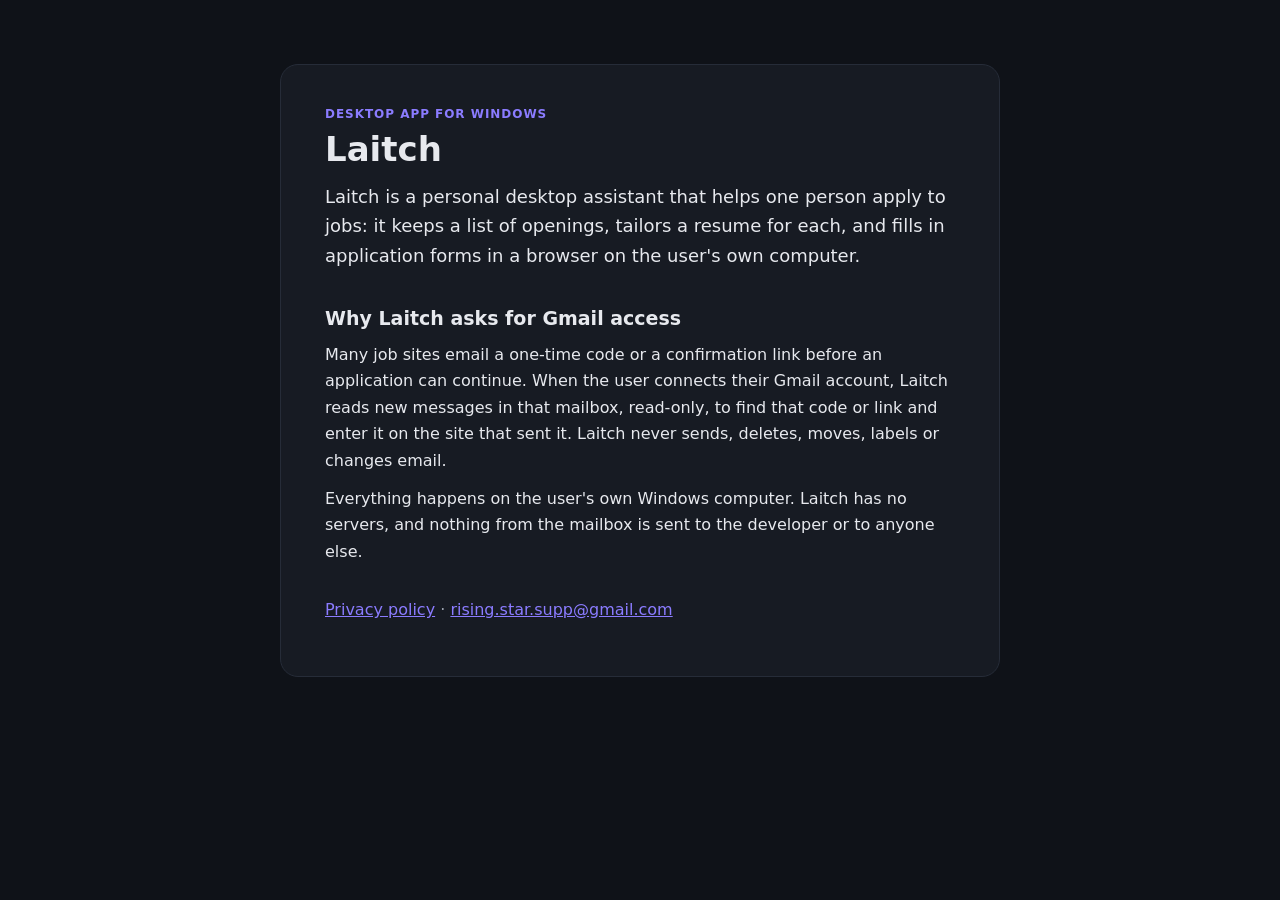
<file: index.html>
<!doctype html>
<html lang="en">
<head>
  <meta charset="utf-8">
  <meta name="viewport" content="width=device-width, initial-scale=1">
  <title>Laitch</title>
  <meta name="description" content="Laitch is a Windows desktop assistant that helps one person apply to jobs.">
  <link rel="stylesheet" href="style.css">
</head>
<body>
  <main>
    <p class="eyebrow">Desktop app for Windows</p>
    <h1>Laitch</h1>
    <p class="lead">
      Laitch is a personal desktop assistant that helps one person apply to jobs: it keeps a list of openings,
      tailors a resume for each, and fills in application forms in a browser on the user's own computer.
    </p>

    <section>
      <h2>Why Laitch asks for Gmail access</h2>
      <p>
        Many job sites email a one-time code or a confirmation link before an application can continue. When the
        user connects their Gmail account, Laitch reads new messages in that mailbox, read-only, to find that code or
        link and enter it on the site that sent it. Laitch never sends, deletes, moves, labels or changes email.
      </p>
      <p>
        Everything happens on the user's own Windows computer. Laitch has no servers, and nothing from the mailbox is
        sent to the developer or to anyone else.
      </p>
    </section>

    <p class="links">
      <a href="privacy.html">Privacy policy</a>
      <span aria-hidden="true">·</span>
      <a href="mailto:rising.star.supp@gmail.com">rising.star.supp@gmail.com</a>
    </p>
  </main>
</body>
</html>
</file>
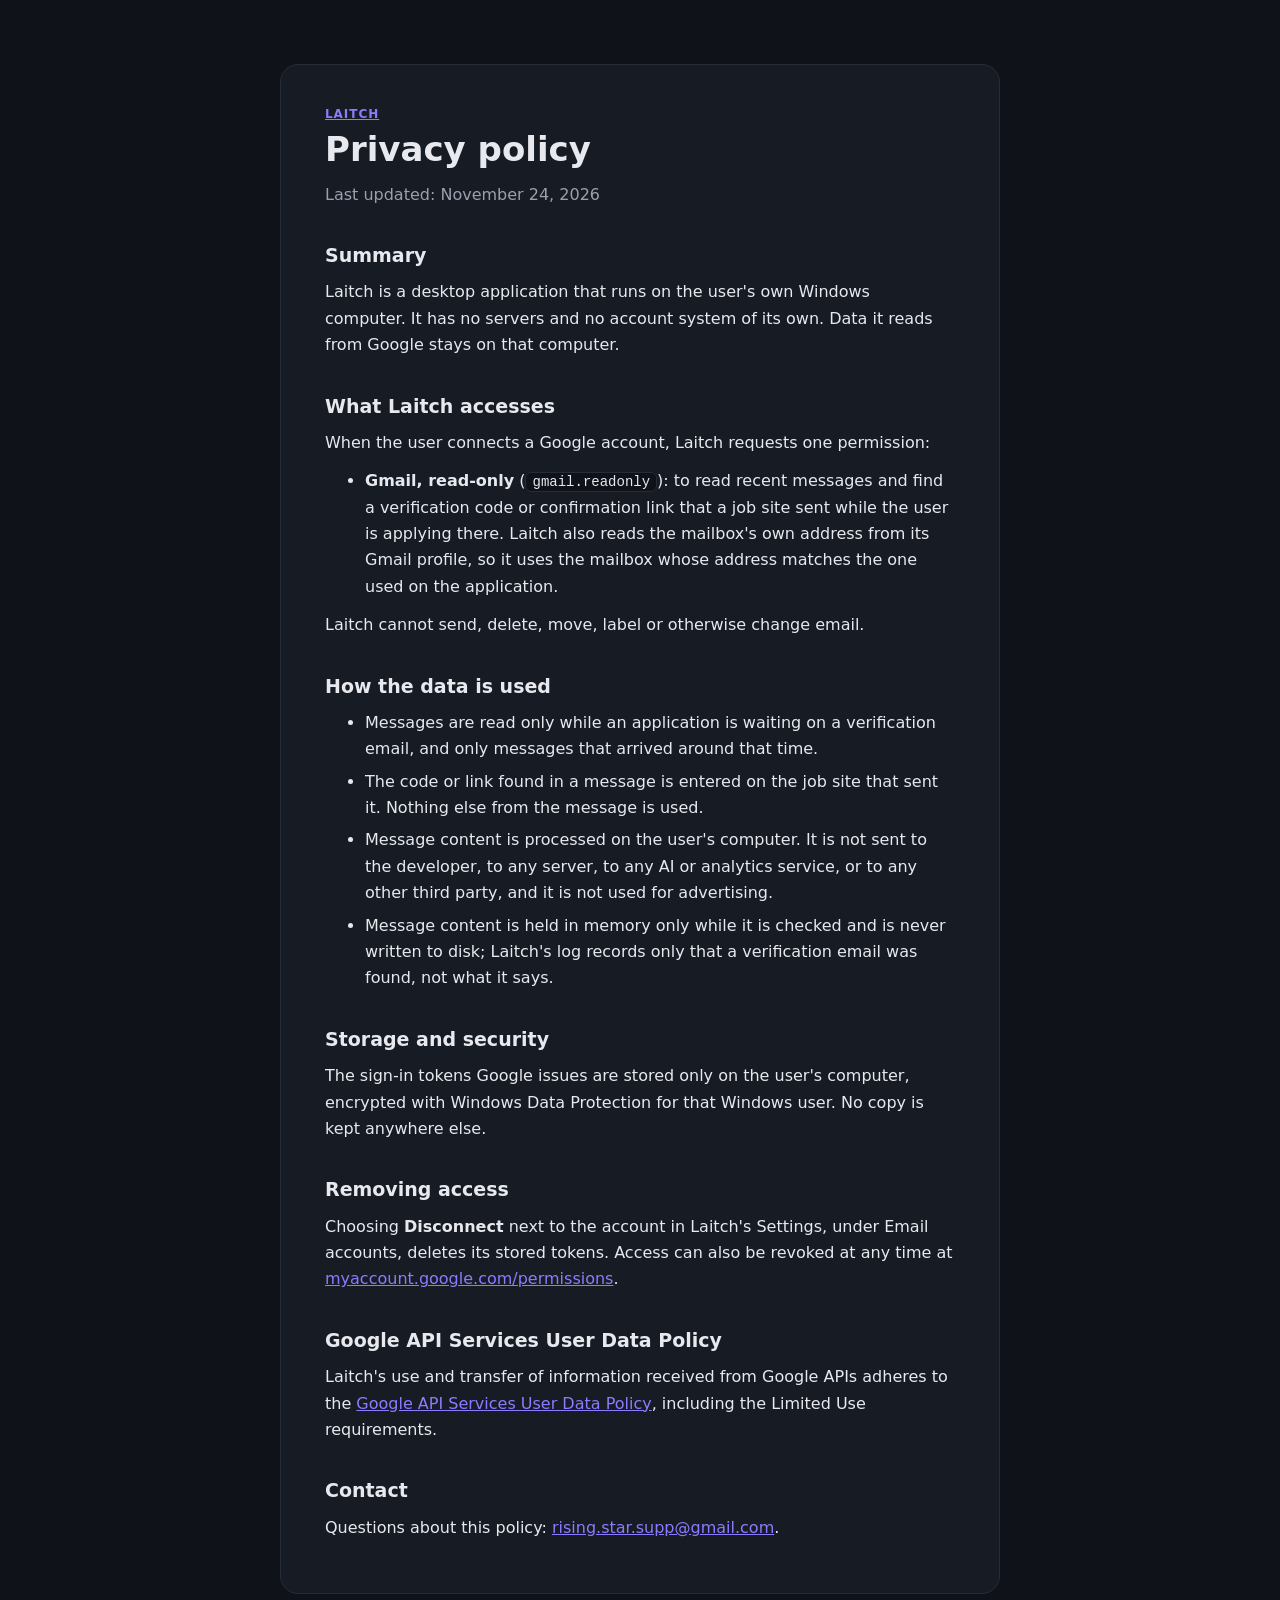
<file: privacy.html>
<!doctype html>
<html lang="en">
<head>
  <meta charset="utf-8">
  <meta name="viewport" content="width=device-width, initial-scale=1">
  <title>Privacy policy · Laitch</title>
  <link rel="stylesheet" href="style.css">
</head>
<body>
  <main>
    <p class="eyebrow"><a href="./">Laitch</a></p>
    <h1>Privacy policy</h1>
    <p class="muted">Last updated: November 24, 2026</p>

    <section>
      <h2>Summary</h2>
      <p>
        Laitch is a desktop application that runs on the user's own Windows computer. It has no servers and no
        account system of its own. Data it reads from Google stays on that computer.
      </p>
    </section>

    <section>
      <h2>What Laitch accesses</h2>
      <p>When the user connects a Google account, Laitch requests one permission:</p>
      <ul>
        <li><strong>Gmail, read-only</strong> (<code>gmail.readonly</code>): to read recent messages and find a
          verification code or confirmation link that a job site sent while the user is applying there. Laitch
          also reads the mailbox's own address from its Gmail profile, so it uses the mailbox whose address
          matches the one used on the application.</li>
      </ul>
      <p>Laitch cannot send, delete, move, label or otherwise change email.</p>
    </section>

    <section>
      <h2>How the data is used</h2>
      <ul>
        <li>Messages are read only while an application is waiting on a verification email, and only messages that
          arrived around that time.</li>
        <li>The code or link found in a message is entered on the job site that sent it. Nothing else from the
          message is used.</li>
        <li>Message content is processed on the user's computer. It is not sent to the developer, to any server, to
          any AI or analytics service, or to any other third party, and it is not used for advertising.</li>
        <li>Message content is held in memory only while it is checked and is never written to disk; Laitch's log
          records only that a verification email was found, not what it says.</li>
      </ul>
    </section>

    <section>
      <h2>Storage and security</h2>
      <p>
        The sign-in tokens Google issues are stored only on the user's computer, encrypted with Windows Data
        Protection for that Windows user. No copy is kept anywhere else.
      </p>
    </section>

    <section>
      <h2>Removing access</h2>
      <p>
        Choosing <strong>Disconnect</strong> next to the account in Laitch's Settings, under Email accounts, deletes
        its stored tokens. Access can also be revoked at any time at
        <a href="https://myaccount.google.com/permissions">myaccount.google.com/permissions</a>.
      </p>
    </section>

    <section>
      <h2>Google API Services User Data Policy</h2>
      <p>
        Laitch's use and transfer of information received from Google APIs adheres to the
        <a href="https://developers.google.com/terms/api-services-user-data-policy">Google API Services User Data
        Policy</a>, including the Limited Use requirements.
      </p>
    </section>

    <section>
      <h2>Contact</h2>
      <p>Questions about this policy: <a href="mailto:rising.star.supp@gmail.com">rising.star.supp@gmail.com</a>.</p>
    </section>
  </main>
</body>
</html>
</file>
<file: style.css>
:root {
  color-scheme: dark;
  --bg: #0f1218;
  --surface: #171b23;
  --line: #262c38;
  --ink: #e7e9ee;
  --muted: #9aa1ae;
  --accent: #8b7cff;
}

* { box-sizing: border-box; }

body {
  margin: 0;
  background: var(--bg);
  color: var(--ink);
  font: 16px/1.65 "Segoe UI", system-ui, -apple-system, sans-serif;
}

main {
  max-width: 720px;
  margin: 64px auto;
  padding: 40px 44px;
  background: var(--surface);
  border: 1px solid var(--line);
  border-radius: 18px;
}

h1 { margin: 4px 0 12px; font-size: 34px; line-height: 1.2; }
h2 { margin: 32px 0 8px; font-size: 19px; }
p, ul { margin: 0 0 12px; }
li { margin-bottom: 6px; }

.eyebrow {
  margin: 0;
  color: var(--accent);
  font-size: 12px;
  font-weight: 700;
  letter-spacing: 0.08em;
  text-transform: uppercase;
}

.lead { color: var(--ink); font-size: 18px; }
.muted { color: var(--muted); }
.links { margin-top: 32px; color: var(--muted); }

a { color: var(--accent); }
code {
  padding: 1px 6px;
  background: var(--bg);
  border: 1px solid var(--line);
  border-radius: 6px;
  font-size: 14px;
}

@media (max-width: 760px) {
  main { margin: 0; border-radius: 0; border-width: 0; padding: 28px 22px; }
}
</file>
